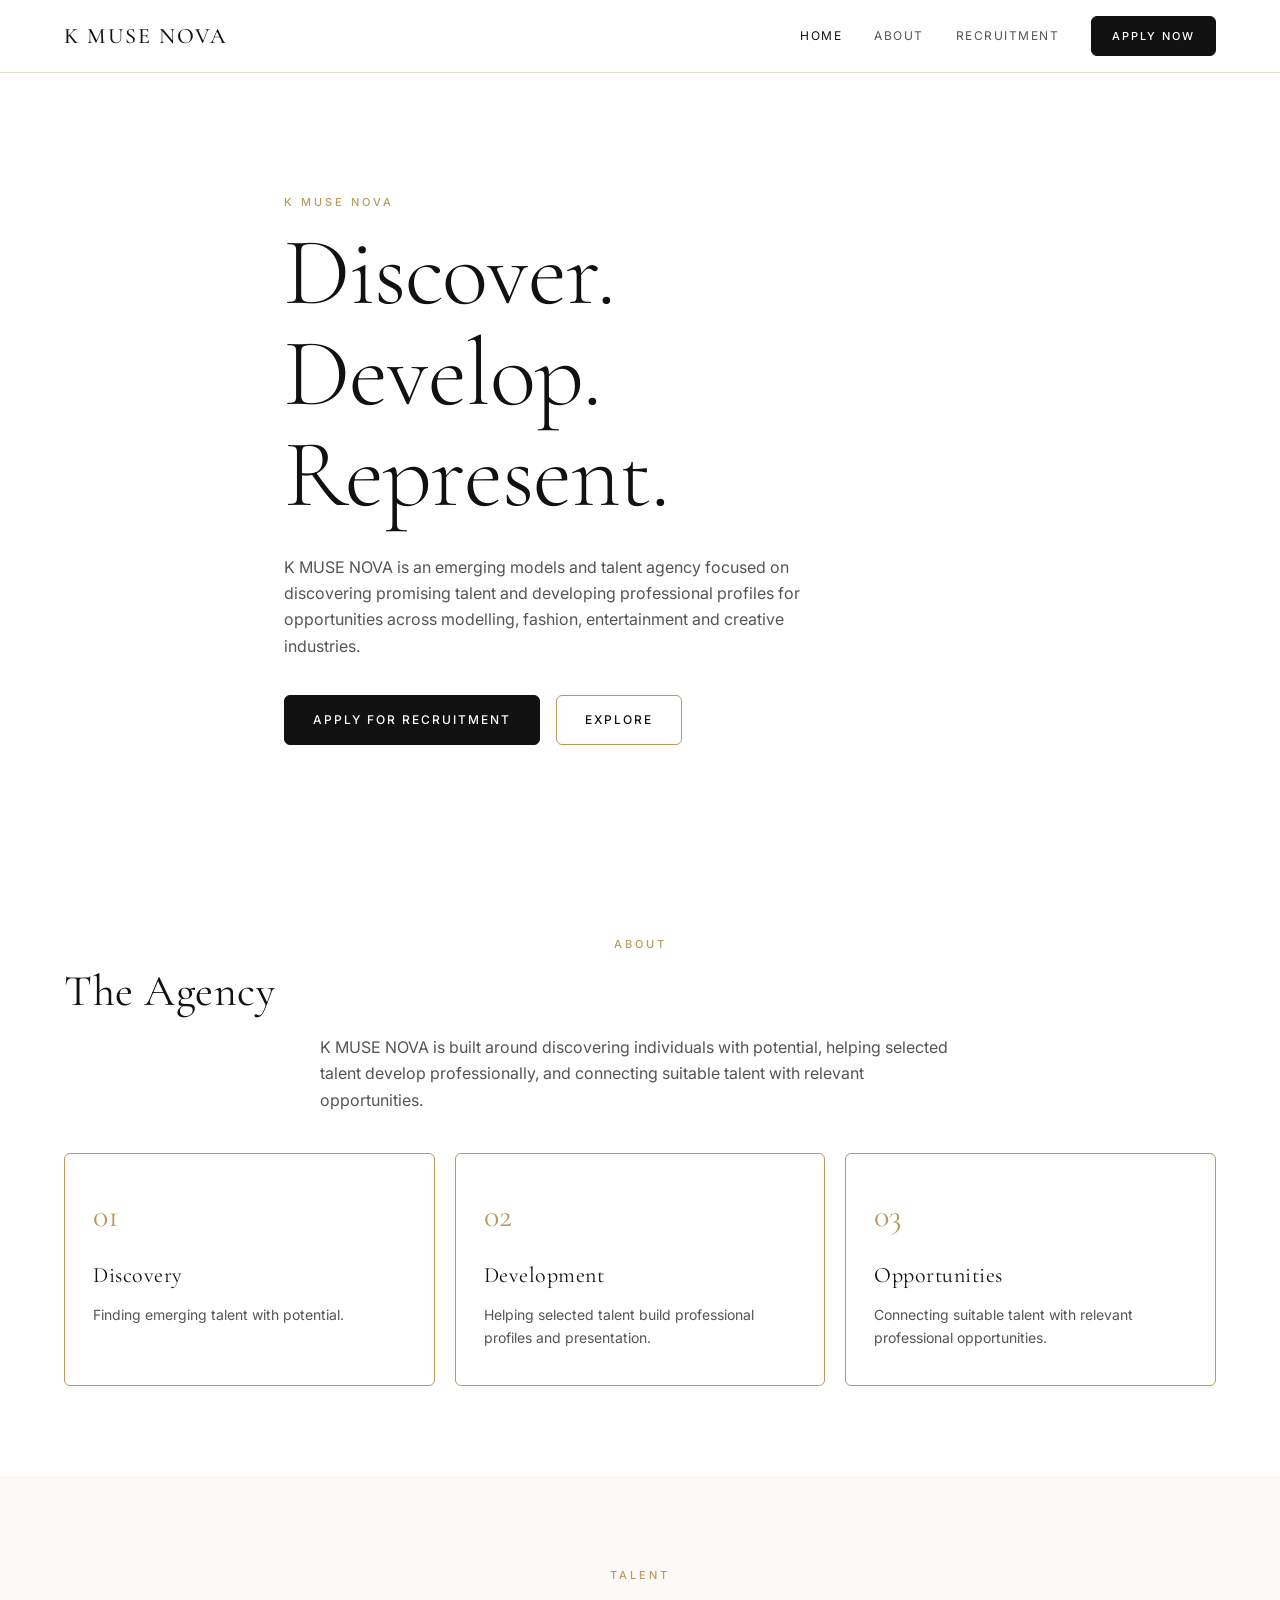
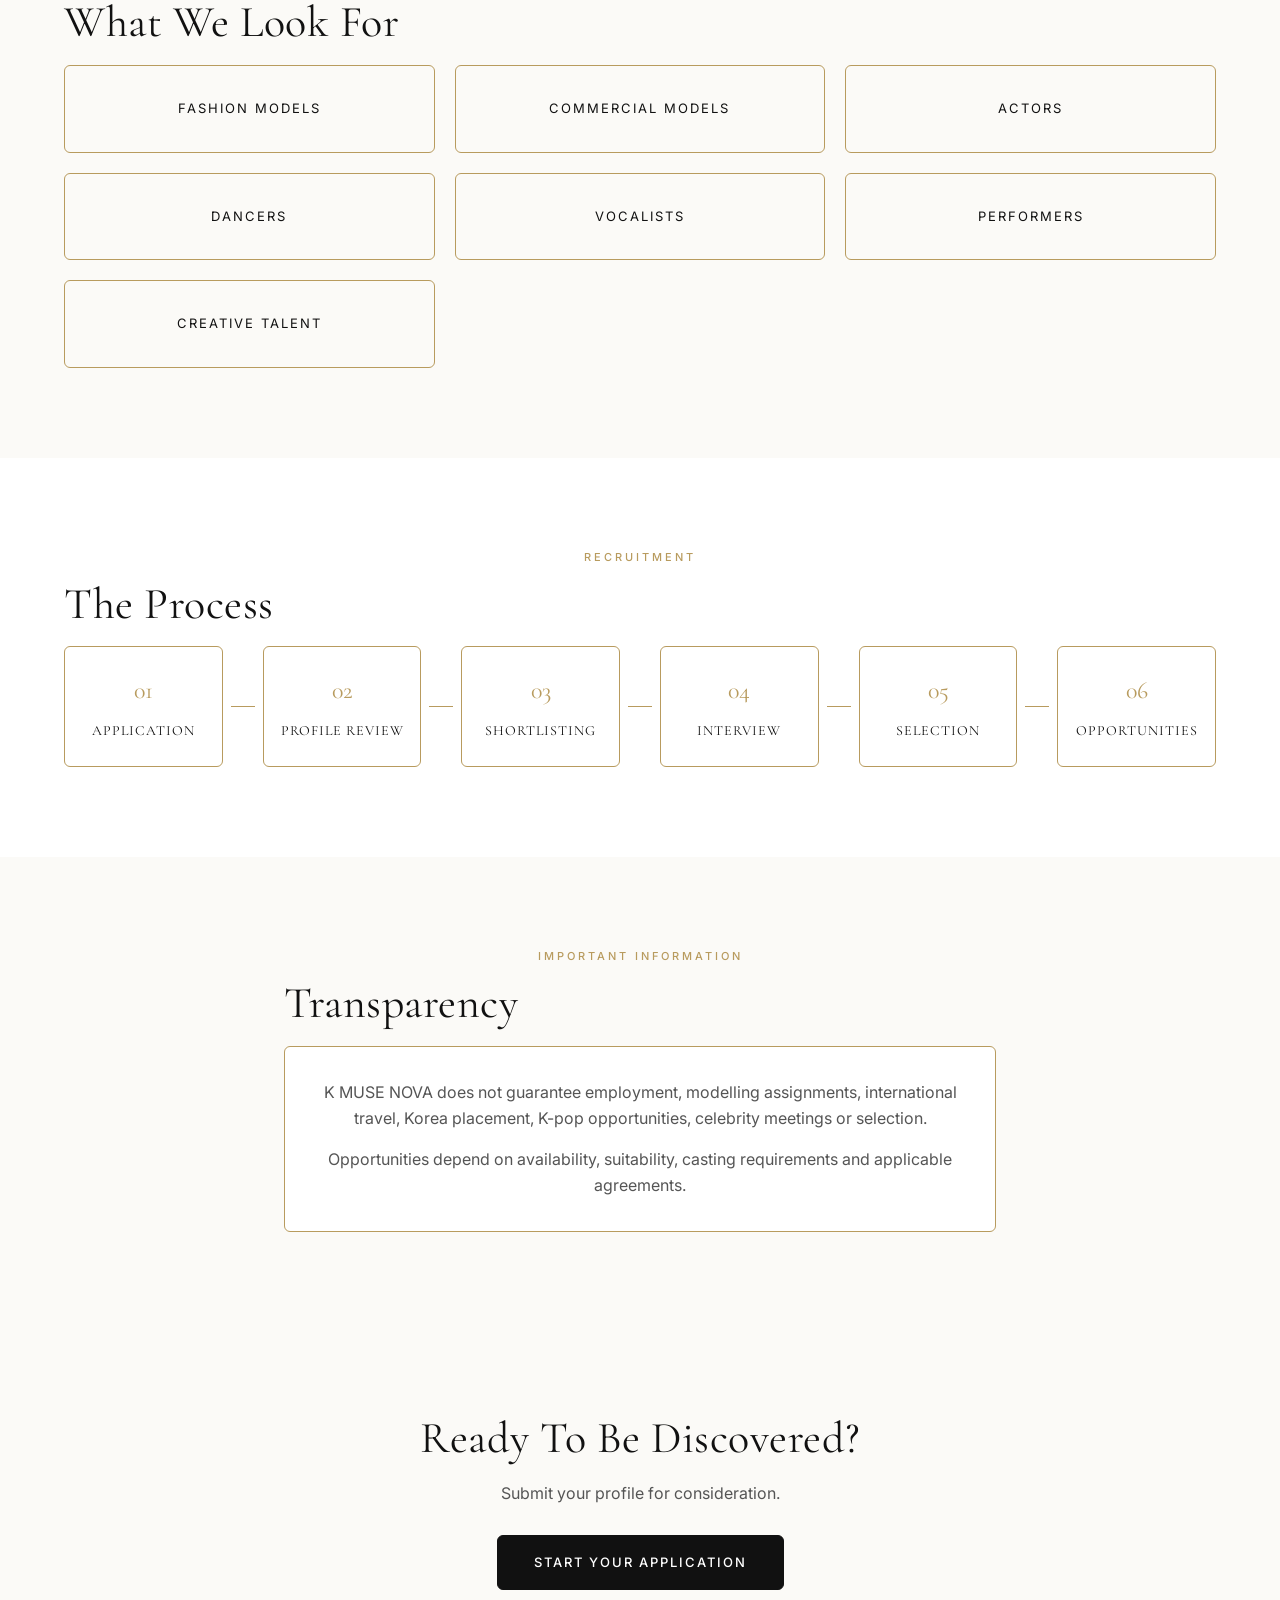
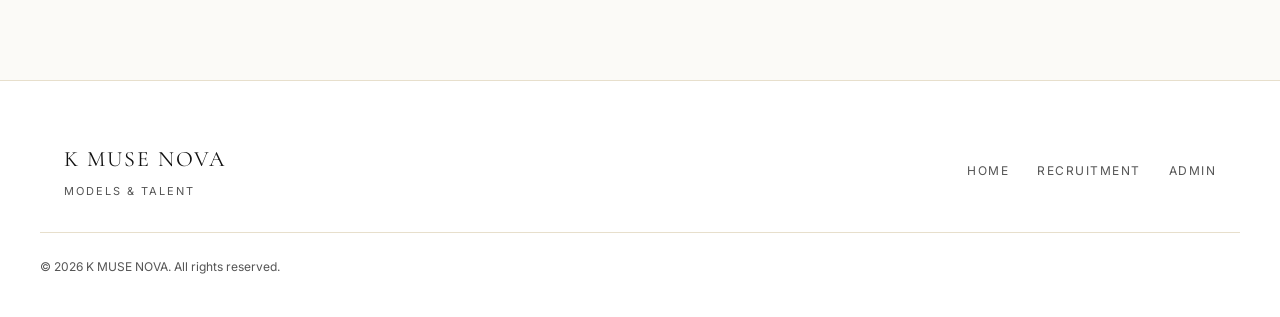
<file: index.html>
<!DOCTYPE html>
<html lang="en">
<head>
<meta charset="UTF-8" />
<meta name="viewport" content="width=device-width, initial-scale=1.0" />
<title>K MUSE NOVA — Models &amp; Talent</title>
<link rel="preconnect" href="https://fonts.googleapis.com" />
<link rel="preconnect" href="https://fonts.gstatic.com" crossorigin />
<link href="https://fonts.googleapis.com/css2?family=Cormorant+Garamond:wght@300;400;500;600&family=Inter:wght@300;400;500;600&display=swap" rel="stylesheet" />
<link rel="stylesheet" href="css/style.css" />
</head>
<body>

<header class="nav" id="nav">
  <div class="container nav-inner">
    <a href="index.html" class="brand">
      <span class="brand-text">K MUSE NOVA</span>
    </a>
    <nav class="nav-links" id="navLinks">
      <a href="index.html" class="nav-link active">Home</a>
      <a href="#about" class="nav-link">About</a>
      <a href="recruitment.html" class="nav-link">Recruitment</a>
      <a href="recruitment.html" class="btn btn-primary nav-cta">Apply Now</a>
    </nav>
    <button class="nav-toggle" id="navToggle" aria-label="Toggle navigation">
      <span></span><span></span><span></span>
    </button>
  </div>
</header>

<section class="hero">
  <div class="container hero-inner">
    <p class="eyebrow">K MUSE NOVA</p>
    <h1 class="hero-title">Discover.<br />Develop.<br />Represent.</h1>
    <p class="hero-text">
      K MUSE NOVA is an emerging models and talent agency focused on discovering
      promising talent and developing professional profiles for opportunities across
      modelling, fashion, entertainment and creative industries.
    </p>
    <div class="hero-actions">
      <a href="recruitment.html" class="btn btn-primary">Apply For Recruitment</a>
      <a href="#about" class="btn btn-ghost">Explore</a>
    </div>
  </div>
</section>

<section class="section" id="about">
  <div class="container">
    <p class="eyebrow center">About</p>
    <h2 class="section-title">The Agency</h2>
    <p class="section-lead">
      K MUSE NOVA is built around discovering individuals with potential, helping
      selected talent develop professionally, and connecting suitable talent with
      relevant opportunities.
    </p>
    <div class="grid three">
      <article class="editorial-block">
        <span class="block-num">01</span><h3>Discovery</h3>
        <p>Finding emerging talent with potential.</p>
      </article>
      <article class="editorial-block">
        <span class="block-num">02</span><h3>Development</h3>
        <p>Helping selected talent build professional profiles and presentation.</p>
      </article>
      <article class="editorial-block">
        <span class="block-num">03</span><h3>Opportunities</h3>
        <p>Connecting suitable talent with relevant professional opportunities.</p>
      </article>
    </div>
  </div>
</section>

<section class="section section-subtle">
  <div class="container">
    <p class="eyebrow center">Talent</p>
    <h2 class="section-title">What We Look For</h2>
    <div class="grid three">
      <div class="category-card">Fashion Models</div>
      <div class="category-card">Commercial Models</div>
      <div class="category-card">Actors</div>
      <div class="category-card">Dancers</div>
      <div class="category-card">Vocalists</div>
      <div class="category-card">Performers</div>
      <div class="category-card">Creative Talent</div>
    </div>
  </div>
</section>

<section class="section">
  <div class="container">
    <p class="eyebrow center">Recruitment</p>
    <h2 class="section-title">The Process</h2>
    <div class="process">
      <div class="step"><span class="step-num">01</span><h4>Application</h4></div>
      <div class="step-line"></div>
      <div class="step"><span class="step-num">02</span><h4>Profile Review</h4></div>
      <div class="step-line"></div>
      <div class="step"><span class="step-num">03</span><h4>Shortlisting</h4></div>
      <div class="step-line"></div>
      <div class="step"><span class="step-num">04</span><h4>Interview</h4></div>
      <div class="step-line"></div>
      <div class="step"><span class="step-num">05</span><h4>Selection</h4></div>
      <div class="step-line"></div>
      <div class="step"><span class="step-num">06</span><h4>Opportunities</h4></div>
    </div>
  </div>
</section>

<section class="section section-subtle">
  <div class="container narrow">
    <p class="eyebrow center">Important Information</p>
    <h2 class="section-title">Transparency</h2>
    <div class="notice-box">
      <p>K MUSE NOVA does not guarantee employment, modelling assignments, international travel, Korea placement, K-pop opportunities, celebrity meetings or selection.</p>
      <p>Opportunities depend on availability, suitability, casting requirements and applicable agreements.</p>
    </div>
  </div>
</section>

<section class="section cta-section">
  <div class="container center">
    <h2 class="section-title">Ready To Be Discovered?</h2>
    <p class="section-lead">Submit your profile for consideration.</p>
    <a href="recruitment.html" class="btn btn-primary btn-lg">Start Your Application</a>
  </div>
</section>

<footer class="footer">
  <div class="container footer-inner">
    <div class="footer-brand">
      <h3>K MUSE NOVA</h3><p>Models &amp; Talent</p>
    </div>
    <nav class="footer-links">
      <a href="index.html">Home</a>
      <a href="recruitment.html">Recruitment</a>
      <a href="admin.html">Admin</a>
    </nav>
  </div>
  <div class="footer-disclaimer container">
    <p>© <span id="year"></span> K MUSE NOVA. All rights reserved.</p>
  </div>
</footer>

<div class="toast-wrap" id="toastWrap"></div>
<script src="js/config.js"></script>
<script src="js/main.js"></script>
</body>
</html>
</file>
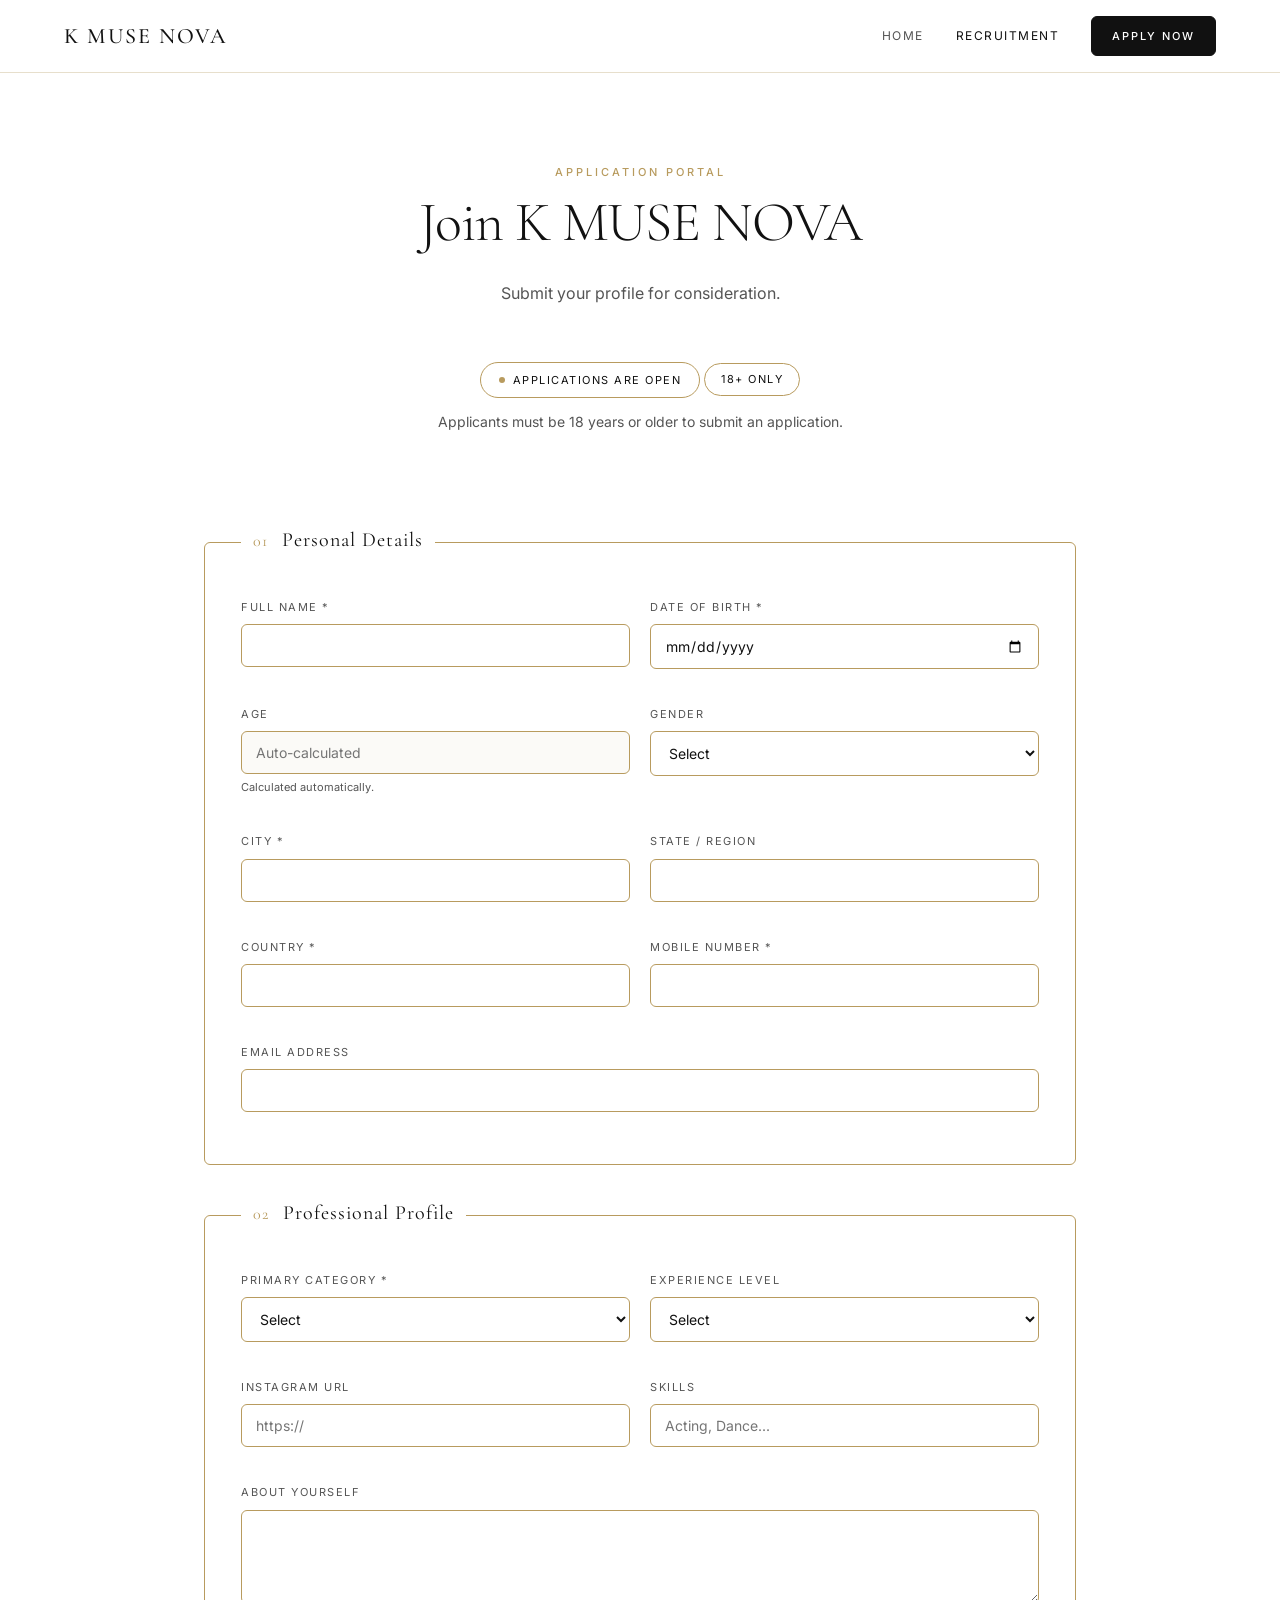
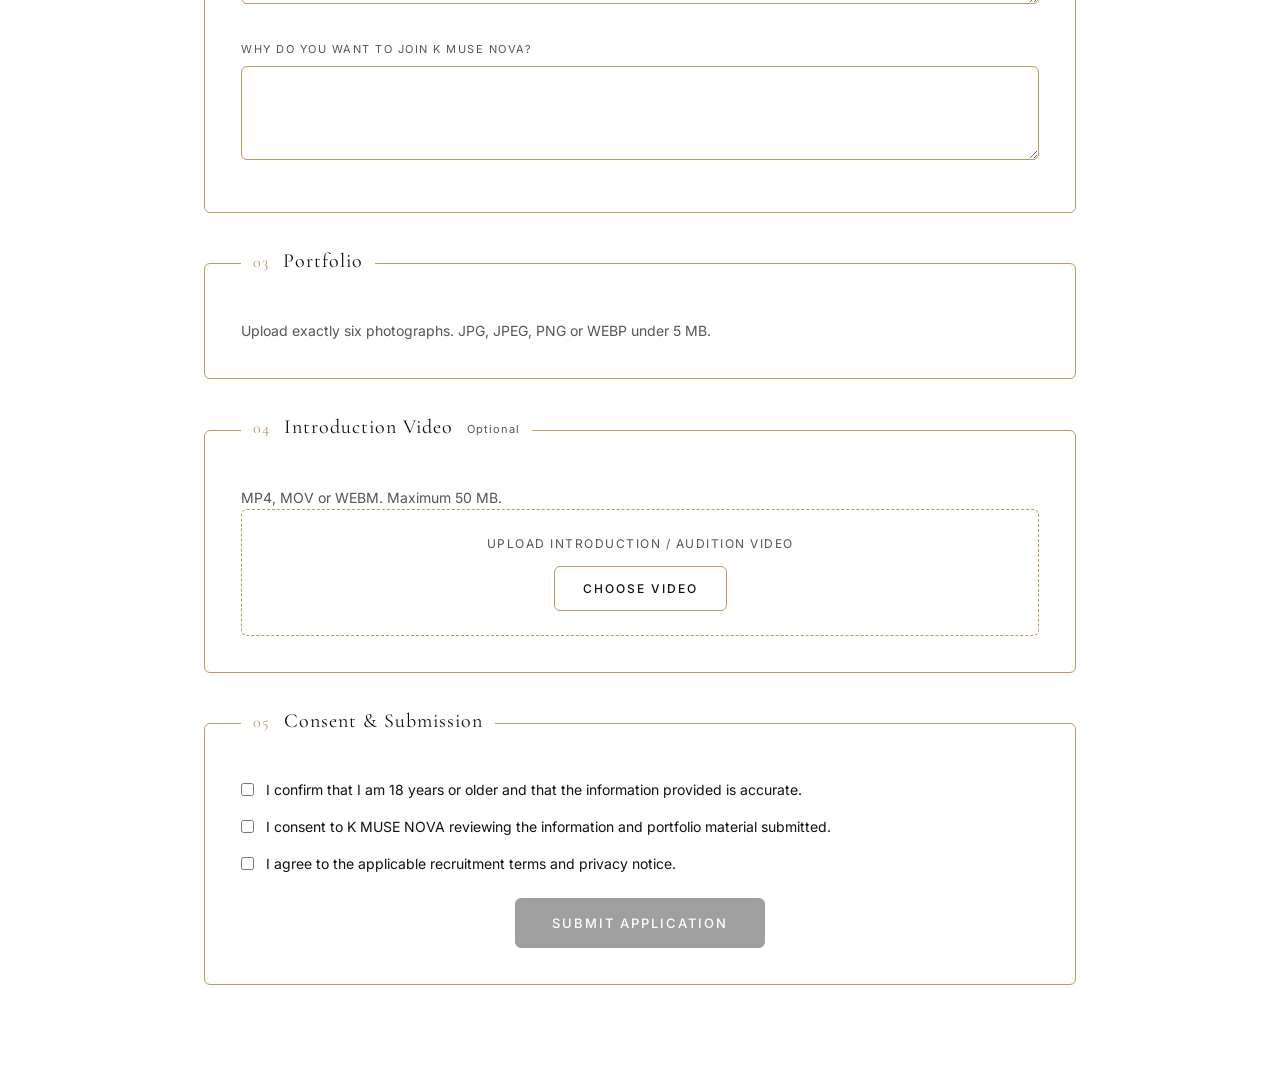
<file: recruitment.html>
<!DOCTYPE html>
<html lang="en">
<head>
<meta charset="UTF-8" />
<meta name="viewport" content="width=device-width, initial-scale=1.0, viewport-fit=cover" />
<title>Recruitment — K MUSE NOVA</title>
<!-- Telegram Mini App Script -->
<script src="https://telegram.org/js/telegram-web-app.js"></script>
<link rel="preconnect" href="https://fonts.googleapis.com" />
<link rel="preconnect" href="https://fonts.gstatic.com" crossorigin />
<link href="https://fonts.googleapis.com/css2?family=Cormorant+Garamond:wght@300;400;500;600&family=Inter:wght@300;400;500;600&display=swap" rel="stylesheet" />
<link rel="stylesheet" href="css/style.css" />
</head>
<body>

<header class="nav">
  <div class="container nav-inner">
    <a href="index.html" class="brand"><span class="brand-text">K MUSE NOVA</span></a>
    <nav class="nav-links" id="navLinks">
      <a href="index.html" class="nav-link">Home</a>
      <a href="recruitment.html" class="nav-link active">Recruitment</a>
      <a href="recruitment.html" class="btn btn-primary nav-cta">Apply Now</a>
    </nav>
    <button class="nav-toggle" id="navToggle" aria-label="Toggle navigation"><span></span><span></span><span></span></button>
  </div>
</header>

<main class="recruit-page" id="recruitPage">
  <section class="section">
    <div class="container narrow center">
      <p class="eyebrow">Application Portal</p>
      <h1 class="hero-title small">Join K MUSE NOVA</h1>
      <p class="section-lead">Submit your profile for consideration.</p>
      <div class="info-pill" id="appOpenPill"><span class="dot"></span><span>Applications are open</span></div>
      <div class="age-pill">18+ Only</div>
      <p class="muted-text">Applicants must be 18 years or older to submit an application.</p>
    </div>
  </section>

  <form id="applicationForm" class="form-wrap container" novalidate>
    <fieldset class="form-section">
      <legend><span class="step-num">01</span> Personal Details</legend>
      <div class="grid two">
        <div class="field"><label for="fullName">Full Name *</label><input type="text" id="fullName" name="fullName" required /></div>
        <div class="field"><label for="dob">Date of Birth *</label><input type="date" id="dob" name="dob" required /></div>
        <div class="field"><label for="age">Age</label><input type="number" id="age" name="age" readonly placeholder="Auto-calculated" /><small class="field-hint">Calculated automatically.</small></div>
        <div class="field"><label for="gender">Gender</label><select id="gender" name="gender"><option value="">Select</option><option>Female</option><option>Male</option><option>Non-binary</option><option>Prefer not to say</option></select></div>
        <div class="field"><label for="city">City *</label><input type="text" id="city" name="city" required /></div>
        <div class="field"><label for="state">State / Region</label><input type="text" id="state" name="state" /></div>
        <div class="field"><label for="country">Country *</label><input type="text" id="country" name="country" required /></div>
        <div class="field"><label for="mobile">Mobile Number *</label><input type="tel" id="mobile" name="mobile" required /></div>
        <div class="field full"><label for="email">Email Address</label><input type="email" id="email" name="email" /></div>
      </div>
      <div class="age-warning" id="ageWarning" style="display:none;">Applicants must be 18 years or older to apply.</div>
    </fieldset>

    <fieldset class="form-section">
      <legend><span class="step-num">02</span> Professional Profile</legend>
      <div class="grid two">
        <div class="field"><label for="primaryCat">Primary Category *</label><select id="primaryCat" name="primaryCat" required><option value="">Select</option><option>Fashion Model</option><option>Commercial Model</option><option>Actor</option><option>Dancer</option><option>Vocalist</option><option>Performer</option><option>Other</option></select></div>
        <div class="field"><label for="experience">Experience Level</label><select id="experience" name="experience"><option value="">Select</option><option>Beginner</option><option>Some Experience</option><option>Professional</option></select></div>
        <div class="field"><label for="instagram">Instagram URL</label><input type="url" id="instagram" name="instagram" placeholder="https://" /></div>
        <div class="field"><label for="skills">Skills</label><input type="text" id="skills" name="skills" placeholder="Acting, Dance..." /></div>
        <div class="field full"><label for="about">About Yourself</label><textarea id="about" name="about" rows="4"></textarea></div>
        <div class="field full"><label for="motivation">Why do you want to join K MUSE NOVA?</label><textarea id="motivation" name="motivation" rows="4"></textarea></div>
      </div>
    </fieldset>

    <fieldset class="form-section">
      <legend><span class="step-num">03</span> Portfolio</legend>
      <p class="muted-text">Upload exactly six photographs. JPG, JPEG, PNG or WEBP under 5 MB.</p>
      <div class="photo-grid" id="photoGrid"></div>
    </fieldset>

    <fieldset class="form-section">
      <legend><span class="step-num">04</span> Introduction Video <span class="optional-tag">Optional</span></legend>
      <p class="muted-text">MP4, MOV or WEBM. Maximum 50 MB.</p>
      <div class="video-upload" id="videoSlot">
        <input type="file" id="videoFile" accept="video/mp4,video/quicktime,video/webm" hidden />
        <div class="upload-placeholder" id="videoPlaceholder">
          <p>Upload Introduction / Audition Video</p>
          <button type="button" class="btn btn-ghost" onclick="document.getElementById('videoFile').click()">Choose Video</button>
        </div>
        <div class="upload-preview" id="videoPreview" style="display:none;">
          <video id="videoPlayer" controls></video>
          <button type="button" class="btn btn-ghost btn-sm" id="videoRemove" style="margin-top:10px;">Remove</button>
        </div>
      </div>
    </fieldset>

    <fieldset class="form-section">
      <legend><span class="step-num">05</span> Consent &amp; Submission</legend>
      <label class="check"><input type="checkbox" id="consent1" class="consent" /><span>I confirm that I am 18 years or older and that the information provided is accurate.</span></label>
      <label class="check"><input type="checkbox" id="consent2" class="consent" /><span>I consent to K MUSE NOVA reviewing the information and portfolio material submitted.</span></label>
      <label class="check"><input type="checkbox" id="consent3" class="consent" /><span>I agree to the applicable recruitment terms and privacy notice.</span></label>
      <div class="form-actions"><button type="submit" class="btn btn-primary btn-lg" id="submitBtn" disabled>Submit Application</button></div>
    </fieldset>
  </form>

  <section class="success-screen" id="successScreen" style="display:none;">
    <div class="container narrow center">
      <p class="eyebrow">Application Received</p>
      <h2 class="section-title">Thank you for applying to K MUSE NOVA.</h2>
      <p class="section-lead">Your application has been successfully received and will be reviewed.</p>
      <div class="app-id-card">
        <span class="app-id-label">Application ID</span>
        <span class="app-id-value" id="appNumber">—</span>
      </div>
      <a href="index.html" class="btn btn-ghost">Return Home</a>
    </div>
  </section>
</main>

<div class="toast-wrap" id="toastWrap"></div>
<script src="js/config.js"></script>
<script src="js/main.js"></script>
<script src="js/recruitment.js"></script>
</body>
</html>
</file>
<file: css/style.css>
:root {
  --bg: #FFFFFF;
  --bg-soft: #FBFAF7;
  --text: #111111;
  --text-muted: #555555;
  --gold: #B89B5E;
  --gold-soft: #D4C094;
  --gold-bg: #F7F3EA;
  --border: #E7DFCC;
  --black: #111111;
  --shadow: 0 1px 3px rgba(0,0,0,0.04);
  --radius: 6px;
  --radius-lg: 10px;
  --transition: 0.25s ease;
  --serif: 'Cormorant Garamond', 'Times New Roman', serif;
  --sans: 'Inter', -apple-system, BlinkMacSystemFont, 'Segoe UI', sans-serif;
}

* { box-sizing: border-box; margin: 0; padding: 0; }
html { scroll-behavior: smooth; }
body { font-family: var(--sans); background: var(--bg); color: var(--text); font-size: 16px; line-height: 1.65; -webkit-font-smoothing: antialiased; }
img { max-width: 100%; display: block; }
a { color: inherit; text-decoration: none; }
button { font-family: inherit; cursor: pointer; }
input, select, textarea { font-family: inherit; }
.container { max-width: 1200px; margin: 0 auto; padding: 0 24px; }
.container.narrow { max-width: 760px; }
.center { text-align: center; }
.small { font-size: 13px; }
.muted-text { color: var(--text-muted); font-size: 14px; }

h1, h2, h3, h4 { font-family: var(--serif); font-weight: 400; letter-spacing: 0.5px; color: var(--text); }
.eyebrow { text-transform: uppercase; letter-spacing: 3px; font-size: 11px; color: var(--gold); font-weight: 500; margin-bottom: 12px; }
.eyebrow.center { text-align: center; }
.section-title { font-size: clamp(28px, 4vw, 44px); line-height: 1.2; margin-bottom: 16px; }
.section-title.small { font-size: 24px; }
.section-lead { color: var(--text-muted); font-size: 16px; max-width: 640px; margin: 0 auto 40px; }
.center .section-lead { text-align: center; }

.btn { display: inline-block; padding: 14px 28px; font-size: 12px; letter-spacing: 2px; text-transform: uppercase; font-weight: 500; border: 1px solid var(--gold); background: transparent; color: var(--text); border-radius: var(--radius); transition: var(--transition); cursor: pointer; }
.btn:hover { background: var(--gold-bg); }
.btn-primary { background: var(--black); color: #fff; border-color: var(--black); }
.btn-primary:hover { background: var(--gold); color: #fff; border-color: var(--gold); }
.btn-ghost { background: transparent; color: var(--text); }
.btn-lg { padding: 16px 36px; font-size: 13px; }
.btn-sm { padding: 8px 16px; font-size: 11px; }
.btn-block { width: 100%; }
.btn:disabled { opacity: 0.4; cursor: not-allowed; }

.nav { position: sticky; top: 0; z-index: 100; background: rgba(255,255,255,0.95); backdrop-filter: blur(8px); border-bottom: 1px solid var(--border); }
.nav-inner { display: flex; align-items: center; justify-content: space-between; height: 72px; }
.brand { display: flex; align-items: center; }
.brand-text { font-family: var(--serif); font-size: 22px; letter-spacing: 2px; font-weight: 500; }
.nav-links { display: flex; align-items: center; gap: 32px; }
.nav-link { font-size: 12px; letter-spacing: 1.5px; text-transform: uppercase; color: var(--text-muted); transition: var(--transition); }
.nav-link:hover, .nav-link.active { color: var(--text); }
.nav-cta { padding: 10px 20px; font-size: 11px; }
.nav-toggle { display: none; background: transparent; border: none; flex-direction: column; gap: 4px; padding: 8px; }
.nav-toggle span { width: 24px; height: 1px; background: var(--text); transition: var(--transition); }
.nav-toggle.active span:nth-child(1) { transform: translateY(5px) rotate(45deg); }
.nav-toggle.active span:nth-child(2) { opacity: 0; }
.nav-toggle.active span:nth-child(3) { transform: translateY(-5px) rotate(-45deg); }

.hero { padding: 120px 0 100px; }
.hero-inner { max-width: 760px; }
.hero-title { font-size: clamp(48px, 8vw, 96px); line-height: 1.05; letter-spacing: -1px; margin: 8px 0 28px; font-weight: 300; }
.hero-title.small { font-size: clamp(36px, 5vw, 56px); }
.hero-text { color: var(--text-muted); max-width: 540px; margin-bottom: 36px; font-size: 16px; }
.hero-actions { display: flex; gap: 16px; flex-wrap: wrap; }

.section { padding: 90px 0; }
.section-subtle { background: var(--bg-soft); }
.editorial-block { border: 1px solid var(--gold); padding: 36px 28px; border-radius: var(--radius); background: var(--bg); transition: var(--transition); }
.editorial-block:hover { background: var(--gold-bg); }
.block-num { display: block; font-family: var(--serif); font-size: 32px; color: var(--gold); margin-bottom: 14px; }
.editorial-block h3 { font-size: 22px; margin-bottom: 10px; }
.editorial-block p { color: var(--text-muted); font-size: 14px; }
.grid { display: grid; gap: 20px; }
.grid.two { grid-template-columns: repeat(2, 1fr); }
.grid.three { grid-template-columns: repeat(3, 1fr); }
.category-card { border: 1px solid var(--gold); padding: 32px 20px; text-align: center; font-size: 13px; letter-spacing: 2px; text-transform: uppercase; border-radius: var(--radius); transition: var(--transition); }
.category-card:hover { background: var(--gold-bg); }

.process { display: flex; align-items: stretch; justify-content: space-between; gap: 8px; flex-wrap: wrap; }
.step { flex: 1; min-width: 140px; text-align: center; padding: 24px 12px; border: 1px solid var(--gold); border-radius: var(--radius); }
.step-num { display: block; font-family: var(--serif); font-size: 24px; color: var(--gold); margin-bottom: 8px; }
.step h4 { font-size: 14px; letter-spacing: 1px; text-transform: uppercase; }
.step-line { flex: 0 0 24px; align-self: center; height: 1px; background: var(--gold); }

.notice-box { border: 1px solid var(--gold); padding: 32px; border-radius: var(--radius); background: var(--bg); text-align: center; }
.notice-box p { color: var(--text-muted); margin-bottom: 14px; }
.notice-box p:last-child { margin-bottom: 0; }
.cta-section { text-align: center; background: var(--bg-soft); }
.cta-section .section-lead { margin-bottom: 28px; }

.footer { border-top: 1px solid var(--border); padding-top: 60px; }
.footer-inner { display: flex; justify-content: space-between; align-items: center; flex-wrap: wrap; gap: 24px; padding-bottom: 32px; border-bottom: 1px solid var(--border); }
.footer-brand h3 { font-size: 22px; letter-spacing: 2px; margin-bottom: 4px; }
.footer-brand p { font-size: 11px; letter-spacing: 2px; text-transform: uppercase; color: var(--text-muted); }
.footer-links { display: flex; gap: 28px; }
.footer-links a { font-size: 12px; letter-spacing: 1.5px; text-transform: uppercase; color: var(--text-muted); }
.footer-links a:hover { color: var(--text); }
.footer-disclaimer { padding: 24px 0 40px; color: var(--text-muted); font-size: 12px; }

.recruit-page { padding-bottom: 80px; }
.form-wrap { max-width: 920px; margin: 0 auto; display: flex; flex-direction: column; gap: 32px; }
.form-section { border: 1px solid var(--gold); border-radius: var(--radius); padding: 36px; background: var(--bg); }
.form-section legend { font-family: var(--serif); font-size: 20px; padding: 0 12px; letter-spacing: 1px; }
.form-section legend .step-num { display: inline-block; font-size: 16px; color: var(--gold); margin-right: 8px; }
.optional-tag { font-family: var(--sans); font-size: 11px; color: var(--text-muted); letter-spacing: 1px; margin-left: 8px; }

.field { display: flex; flex-direction: column; margin-bottom: 16px; }
.field.full { grid-column: 1 / -1; }
.field label { font-size: 11px; letter-spacing: 1.5px; text-transform: uppercase; color: var(--text-muted); margin-bottom: 8px; }
.field input, .field select, .field textarea { background: var(--bg); border: 1px solid var(--gold); border-radius: var(--radius); padding: 12px 14px; color: var(--text); font-size: 14px; transition: var(--transition); width: 100%; outline: none; }
.field input:focus, .field select:focus, .field textarea:focus { border-color: var(--gold); box-shadow: 0 0 0 2px var(--gold-bg); }
.field input[readonly] { background: var(--bg-soft); color: var(--text-muted); cursor: not-allowed; }
.field-hint { font-size: 11px; color: var(--text-muted); margin-top: 4px; }

.info-pill { display: inline-flex; align-items: center; gap: 8px; border: 1px solid var(--gold); padding: 8px 18px; border-radius: 100px; font-size: 11px; letter-spacing: 1.5px; text-transform: uppercase; margin: 16px 0 12px; }
.info-pill .dot { width: 6px; height: 6px; background: var(--gold); border-radius: 50%; }
.age-pill { display: inline-block; border: 1px solid var(--gold); padding: 6px 16px; font-size: 11px; letter-spacing: 1.5px; text-transform: uppercase; border-radius: 100px; margin-bottom: 12px; }
.age-warning { margin-top: 12px; padding: 12px 16px; border: 1px solid #C0392B; color: #C0392B; border-radius: var(--radius); font-size: 13px; }

.photo-grid { display: grid; grid-template-columns: repeat(2, 1fr); gap: 24px; }
.photo-card { border: 1px solid var(--gold); border-radius: var(--radius); padding: 20px; background: var(--bg); }
.photo-card-head { display: flex; align-items: baseline; gap: 12px; margin-bottom: 16px; }
.photo-card-head .num { font-family: var(--serif); font-size: 20px; color: var(--gold); }
.photo-card-head h4 { font-size: 14px; letter-spacing: 1px; text-transform: uppercase; }
.photo-card .instruction { font-size: 12px; color: var(--text-muted); margin-bottom: 16px; }
.photo-block { margin-bottom: 16px; }
.photo-block:last-child { margin-bottom: 0; }
.photo-block-label { font-size: 10px; letter-spacing: 1.5px; text-transform: uppercase; color: var(--text-muted); margin-bottom: 8px; }
.photo-area { width: 100%; aspect-ratio: 4 / 5; border: 1px solid var(--border); border-radius: var(--radius); background: var(--bg-soft); overflow: hidden; position: relative; display: flex; align-items: center; justify-content: center; }
.photo-area img { width: 100%; height: 100%; object-fit: cover; }
.photo-area.placeholder { flex-direction: column; gap: 8px; padding: 16px; text-align: center; }
.photo-area.placeholder .label { font-size: 11px; letter-spacing: 1.5px; text-transform: uppercase; color: var(--text-muted); }
.file-actions { display: flex; gap: 8px; margin-top: 8px; }

.video-upload { border: 1px dashed var(--gold); border-radius: var(--radius); padding: 24px; text-align: center; }
.upload-placeholder p { font-size: 12px; letter-spacing: 1.5px; text-transform: uppercase; color: var(--text-muted); margin-bottom: 12px; }
.upload-preview video { width: 100%; max-height: 320px; border-radius: var(--radius); border: 1px solid var(--border); }

.check { display: flex; align-items: flex-start; gap: 12px; margin-bottom: 16px; cursor: pointer; font-size: 14px; line-height: 1.5; }
.check input { margin-top: 4px; accent-color: var(--gold); }
.check span { color: var(--text); }
.form-actions { margin-top: 24px; text-align: center; }

.success-screen { padding: 100px 0; }
.app-id-card { border: 1px solid var(--gold); padding: 24px; border-radius: var(--radius); display: inline-block; margin: 32px 0; }
.app-id-label { display: block; font-size: 10px; letter-spacing: 2px; text-transform: uppercase; color: var(--text-muted); margin-bottom: 8px; }
.app-id-value { font-family: var(--serif); font-size: 28px; letter-spacing: 1px; color: var(--text); }

.admin-body { background: var(--bg); }
.login-screen { min-height: 100vh; display: flex; align-items: center; justify-content: center; padding: 24px; }
.login-card { width: 100%; max-width: 400px; border: 1px solid var(--gold); padding: 48px 36px; border-radius: var(--radius-lg); background: var(--bg); }
.login-title { font-size: 28px; text-align: center; letter-spacing: 3px; margin-bottom: 32px; }

.toast-wrap { position: fixed; bottom: 24px; right: 24px; z-index: 300; display: flex; flex-direction: column; gap: 8px; }
.toast { background: var(--black); color: #fff; padding: 14px 20px; border-radius: var(--radius); border: 1px solid var(--gold); font-size: 13px; min-width: 220px; max-width: 340px; opacity: 0; transform: translateY(20px); transition: var(--transition); }
.toast.show { opacity: 1; transform: translateY(0); }
.toast.error { border-color: #C0392B; }

@media (max-width: 900px) {
  .grid.three { grid-template-columns: repeat(2, 1fr); }
  .photo-grid { grid-template-columns: 1fr; }
}
@media (max-width: 768px) {
  .nav-links { position: fixed; top: 72px; right: 0; width: 100%; background: var(--bg); flex-direction: column; align-items: flex-start; padding: 24px; gap: 16px; border-bottom: 1px solid var(--border); transform: translateY(-150%); transition: var(--transition); }
  .nav-links.active { transform: translateY(0); }
  .nav-toggle { display: flex; }
  .hero { padding: 80px 0 60px; }
  .section { padding: 60px 0; }
  .grid.two, .grid.three { grid-template-columns: 1fr; }
  .process { flex-direction: column; }
  .step-line { width: 100%; height: 1px; }
  .footer-inner { flex-direction: column; text-align: center; }
  .form-section { padding: 24px; }
}
</file>
